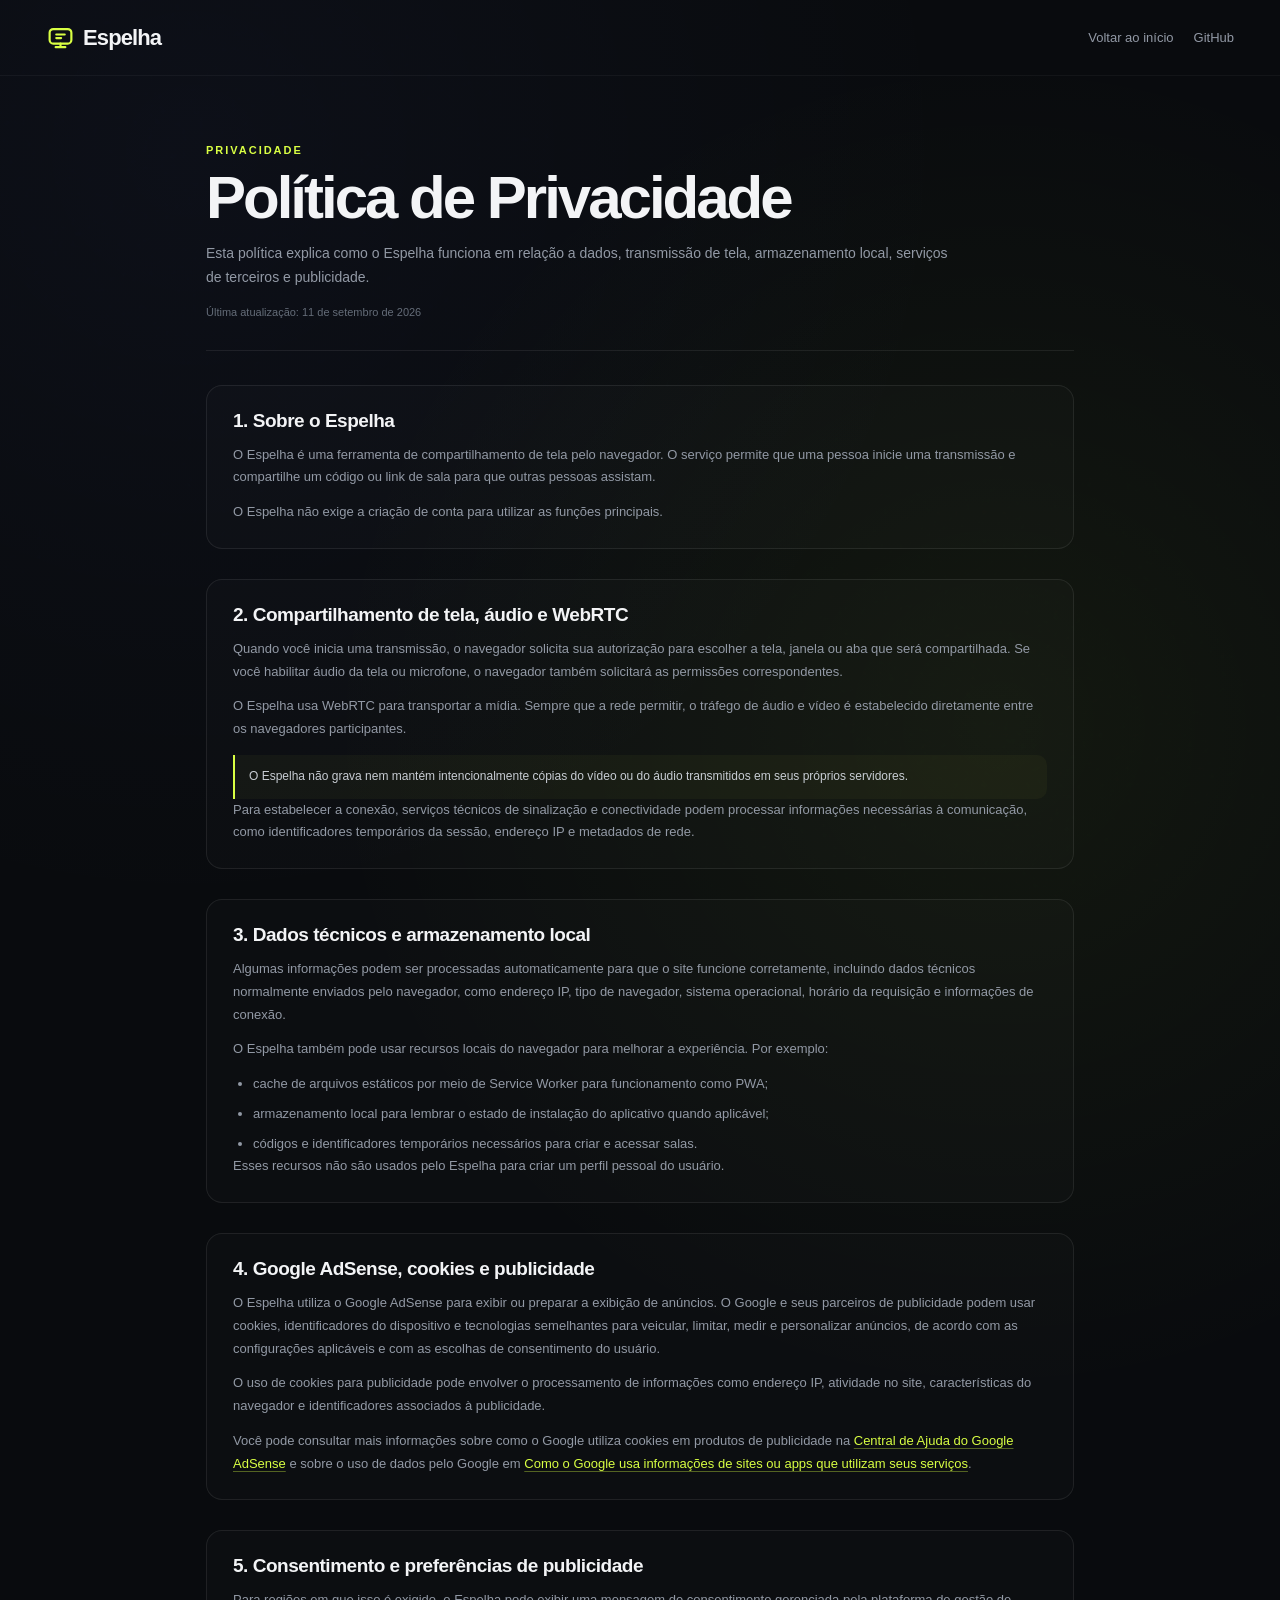
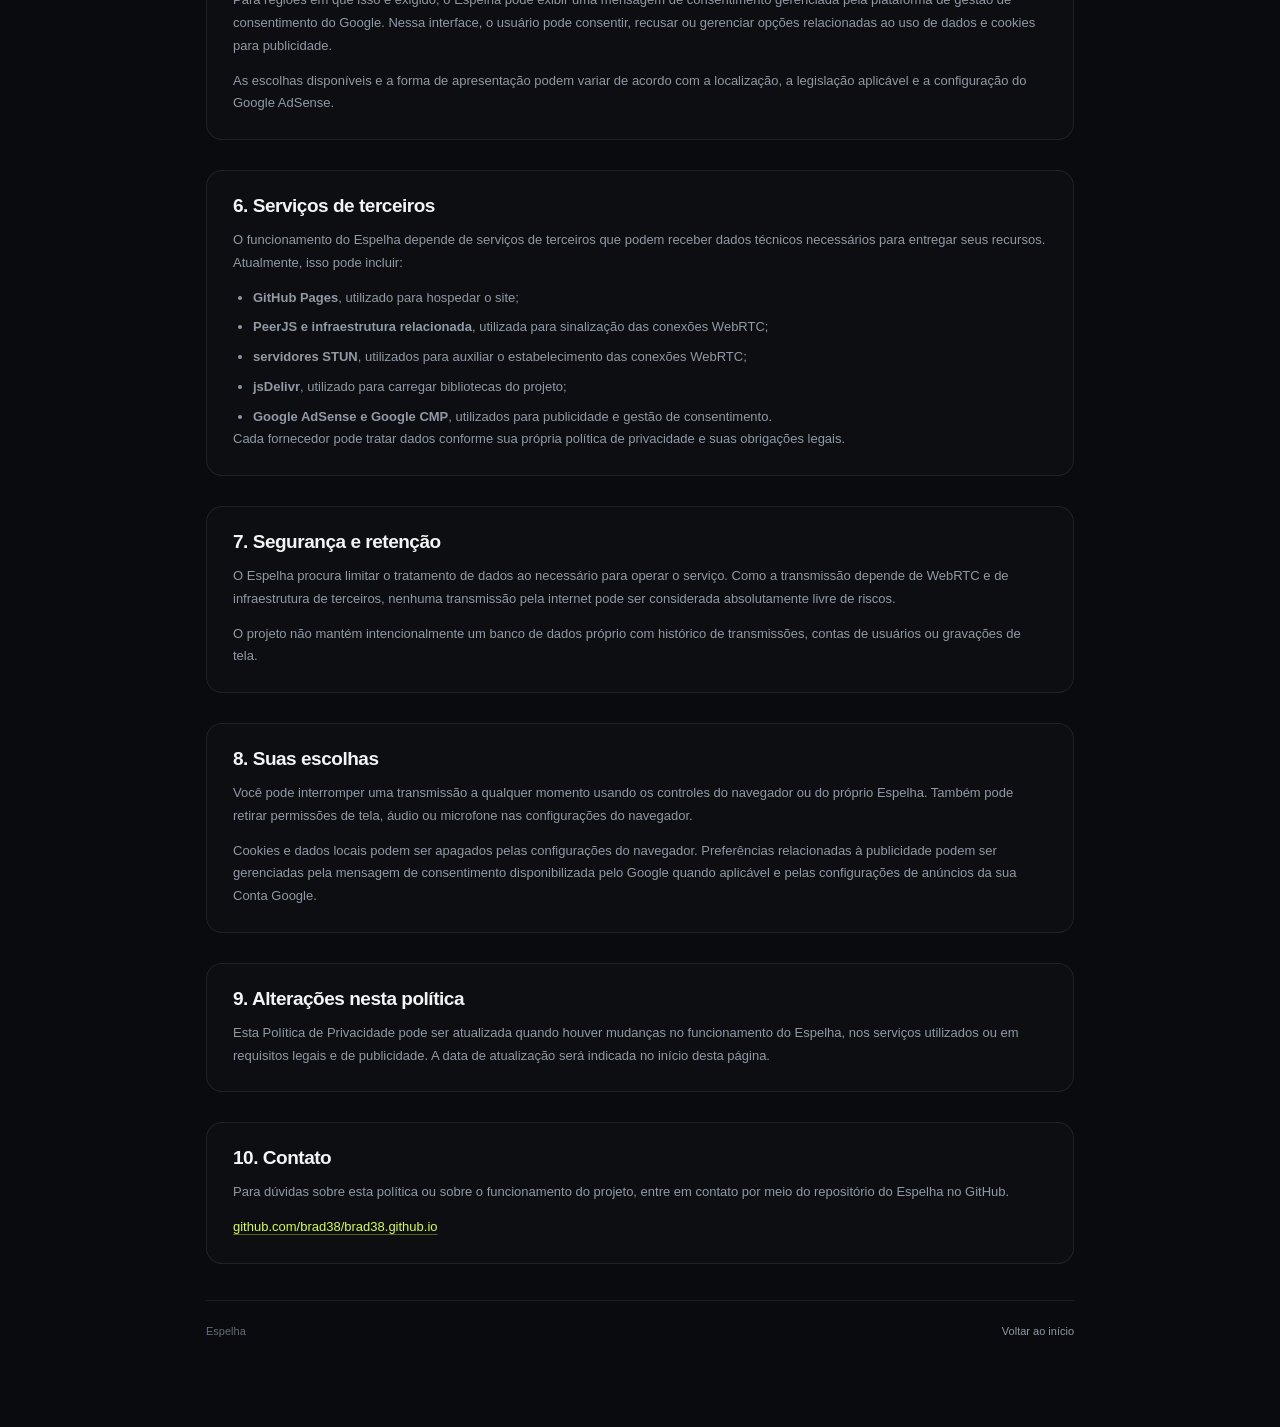
<file: privacidade.html>
<!doctype html>
<html lang="pt-BR">
<head>
  <meta charset="utf-8" />
  <meta name="viewport" content="width=device-width, initial-scale=1" />
  <meta name="theme-color" content="#0b0d10" />
  <meta name="description" content="Política de Privacidade do Espelha." />
  <link rel="icon" href="./icons/icon.svg" type="image/svg+xml" />
  <link rel="manifest" href="./manifest.webmanifest" />
  <link rel="apple-touch-icon" href="./icons/apple-touch-icon.png" />
  <meta name="apple-mobile-web-app-capable" content="yes" />
  <meta name="apple-mobile-web-app-status-bar-style" content="black-translucent" />
  <meta name="apple-mobile-web-app-title" content="Espelha" />
  <title>Política de Privacidade — Espelha</title>
  <link rel="preconnect" href="https://cdn.jsdelivr.net" crossorigin>
  <link rel="stylesheet" href="./styles.css" />
  <script async src="https://pagead2.googlesyndication.com/pagead/js/adsbygoogle.js?client=ca-pub-8588544544111344"
     crossorigin="anonymous"></script>
  <style>
    .privacy-view {
      max-width: 960px;
      margin: 0 auto;
      padding: 64px 46px 90px;
    }
    .privacy-header {
      padding-bottom: 30px;
      border-bottom: 1px solid var(--line);
      margin-bottom: 34px;
    }
    .privacy-header h1 {
      margin: 10px 0 14px;
      font-size: clamp(38px, 5vw, 60px);
      line-height: 1;
      letter-spacing: -.05em;
    }
    .privacy-header p {
      margin: 0;
      color: var(--muted);
      line-height: 1.7;
      max-width: 760px;
      font-size: 14px;
    }
    .privacy-date {
      display: inline-block;
      margin-top: 16px;
      color: var(--muted-2);
      font-size: 11px;
    }
    .privacy-content {
      display: grid;
      gap: 30px;
    }
    .privacy-section {
      padding: 24px 26px;
      border: 1px solid var(--line);
      background: rgba(255,255,255,.015);
      border-radius: 16px;
    }
    .privacy-section h2 {
      margin: 0 0 12px;
      font-size: 19px;
      letter-spacing: -.025em;
    }
    .privacy-section h3 {
      margin: 20px 0 8px;
      font-size: 14px;
    }
    .privacy-section p,
    .privacy-section li {
      color: var(--muted);
      font-size: 13px;
      line-height: 1.75;
    }
    .privacy-section p { margin: 0 0 12px; }
    .privacy-section p:last-child { margin-bottom: 0; }
    .privacy-section ul { margin: 10px 0 0; padding-left: 20px; }
    .privacy-section li + li { margin-top: 7px; }
    .privacy-section a {
      color: var(--accent);
      text-decoration: underline;
      text-decoration-color: rgba(217,255,67,.35);
      text-underline-offset: 3px;
    }
    .privacy-note-box {
      border-left: 2px solid var(--accent);
      padding: 12px 14px;
      margin-top: 14px;
      background: rgba(217,255,67,.035);
      border-radius: 0 10px 10px 0;
      color: #c8cdd4;
      font-size: 12px;
      line-height: 1.65;
    }
    .privacy-footer {
      margin-top: 36px;
      padding-top: 24px;
      border-top: 1px solid var(--line);
      color: var(--muted-2);
      font-size: 11px;
      display: flex;
      justify-content: space-between;
      gap: 20px;
      flex-wrap: wrap;
    }
    .privacy-footer a { color: var(--muted); }
    .privacy-footer a:hover { color: var(--text); }
    @media (max-width: 760px) {
      .privacy-view { padding: 42px 18px 70px; }
      .privacy-section { padding: 20px 18px; }
      .topbar-right .ghost-link[target="_blank"] { display: none; }
    }
  </style>
</head>
<body>
  <div class="noise" aria-hidden="true"></div>

  <header class="topbar">
    <a class="brand" href="./" aria-label="Espelha - início">
      <span class="brand-mark" aria-hidden="true">
        <svg viewBox="0 0 24 24" fill="none">
          <rect x="3" y="5" width="18" height="12" rx="3" stroke="currentColor" stroke-width="1.8"/>
          <path d="M8 20h8M12 17v3" stroke="currentColor" stroke-width="1.8" stroke-linecap="round"/>
          <path d="M8.5 9.5h7M8.5 12.5h4" stroke="currentColor" stroke-width="1.8" stroke-linecap="round"/>
        </svg>
      </span>
      <span>Espelha</span>
    </a>

    <div class="topbar-right">
      <a class="ghost-link" href="./">Voltar ao início</a>
      <a class="ghost-link" href="https://github.com/" target="_blank" rel="noreferrer">GitHub</a>
    </div>
  </header>

  <main class="privacy-view">
    <div class="privacy-header">
      <span class="section-kicker">PRIVACIDADE</span>
      <h1>Política de Privacidade</h1>
      <p>Esta política explica como o Espelha funciona em relação a dados, transmissão de tela, armazenamento local, serviços de terceiros e publicidade.</p>
      <span class="privacy-date">Última atualização: 11 de setembro de 2026</span>
    </div>

    <div class="privacy-content">
      <section class="privacy-section">
        <h2>1. Sobre o Espelha</h2>
        <p>O Espelha é uma ferramenta de compartilhamento de tela pelo navegador. O serviço permite que uma pessoa inicie uma transmissão e compartilhe um código ou link de sala para que outras pessoas assistam.</p>
        <p>O Espelha não exige a criação de conta para utilizar as funções principais.</p>
      </section>

      <section class="privacy-section">
        <h2>2. Compartilhamento de tela, áudio e WebRTC</h2>
        <p>Quando você inicia uma transmissão, o navegador solicita sua autorização para escolher a tela, janela ou aba que será compartilhada. Se você habilitar áudio da tela ou microfone, o navegador também solicitará as permissões correspondentes.</p>
        <p>O Espelha usa WebRTC para transportar a mídia. Sempre que a rede permitir, o tráfego de áudio e vídeo é estabelecido diretamente entre os navegadores participantes.</p>
        <div class="privacy-note-box">O Espelha não grava nem mantém intencionalmente cópias do vídeo ou do áudio transmitidos em seus próprios servidores.</div>
        <p>Para estabelecer a conexão, serviços técnicos de sinalização e conectividade podem processar informações necessárias à comunicação, como identificadores temporários da sessão, endereço IP e metadados de rede.</p>
      </section>

      <section class="privacy-section">
        <h2>3. Dados técnicos e armazenamento local</h2>
        <p>Algumas informações podem ser processadas automaticamente para que o site funcione corretamente, incluindo dados técnicos normalmente enviados pelo navegador, como endereço IP, tipo de navegador, sistema operacional, horário da requisição e informações de conexão.</p>
        <p>O Espelha também pode usar recursos locais do navegador para melhorar a experiência. Por exemplo:</p>
        <ul>
          <li>cache de arquivos estáticos por meio de Service Worker para funcionamento como PWA;</li>
          <li>armazenamento local para lembrar o estado de instalação do aplicativo quando aplicável;</li>
          <li>códigos e identificadores temporários necessários para criar e acessar salas.</li>
        </ul>
        <p>Esses recursos não são usados pelo Espelha para criar um perfil pessoal do usuário.</p>
      </section>

      <section class="privacy-section">
        <h2>4. Google AdSense, cookies e publicidade</h2>
        <p>O Espelha utiliza o Google AdSense para exibir ou preparar a exibição de anúncios. O Google e seus parceiros de publicidade podem usar cookies, identificadores do dispositivo e tecnologias semelhantes para veicular, limitar, medir e personalizar anúncios, de acordo com as configurações aplicáveis e com as escolhas de consentimento do usuário.</p>
        <p>O uso de cookies para publicidade pode envolver o processamento de informações como endereço IP, atividade no site, características do navegador e identificadores associados à publicidade.</p>
        <p>Você pode consultar mais informações sobre como o Google utiliza cookies em produtos de publicidade na <a href="https://support.google.com/adsense/answer/7549925" target="_blank" rel="noreferrer">Central de Ajuda do Google AdSense</a> e sobre o uso de dados pelo Google em <a href="https://policies.google.com/technologies/partner-sites" target="_blank" rel="noreferrer">Como o Google usa informações de sites ou apps que utilizam seus serviços</a>.</p>
      </section>

      <section class="privacy-section">
        <h2>5. Consentimento e preferências de publicidade</h2>
        <p>Para regiões em que isso é exigido, o Espelha pode exibir uma mensagem de consentimento gerenciada pela plataforma de gestão de consentimento do Google. Nessa interface, o usuário pode consentir, recusar ou gerenciar opções relacionadas ao uso de dados e cookies para publicidade.</p>
        <p>As escolhas disponíveis e a forma de apresentação podem variar de acordo com a localização, a legislação aplicável e a configuração do Google AdSense.</p>
      </section>

      <section class="privacy-section">
        <h2>6. Serviços de terceiros</h2>
        <p>O funcionamento do Espelha depende de serviços de terceiros que podem receber dados técnicos necessários para entregar seus recursos. Atualmente, isso pode incluir:</p>
        <ul>
          <li><strong>GitHub Pages</strong>, utilizado para hospedar o site;</li>
          <li><strong>PeerJS e infraestrutura relacionada</strong>, utilizada para sinalização das conexões WebRTC;</li>
          <li><strong>servidores STUN</strong>, utilizados para auxiliar o estabelecimento das conexões WebRTC;</li>
          <li><strong>jsDelivr</strong>, utilizado para carregar bibliotecas do projeto;</li>
          <li><strong>Google AdSense e Google CMP</strong>, utilizados para publicidade e gestão de consentimento.</li>
        </ul>
        <p>Cada fornecedor pode tratar dados conforme sua própria política de privacidade e suas obrigações legais.</p>
      </section>

      <section class="privacy-section">
        <h2>7. Segurança e retenção</h2>
        <p>O Espelha procura limitar o tratamento de dados ao necessário para operar o serviço. Como a transmissão depende de WebRTC e de infraestrutura de terceiros, nenhuma transmissão pela internet pode ser considerada absolutamente livre de riscos.</p>
        <p>O projeto não mantém intencionalmente um banco de dados próprio com histórico de transmissões, contas de usuários ou gravações de tela.</p>
      </section>

      <section class="privacy-section">
        <h2>8. Suas escolhas</h2>
        <p>Você pode interromper uma transmissão a qualquer momento usando os controles do navegador ou do próprio Espelha. Também pode retirar permissões de tela, áudio ou microfone nas configurações do navegador.</p>
        <p>Cookies e dados locais podem ser apagados pelas configurações do navegador. Preferências relacionadas à publicidade podem ser gerenciadas pela mensagem de consentimento disponibilizada pelo Google quando aplicável e pelas configurações de anúncios da sua Conta Google.</p>
      </section>

      <section class="privacy-section">
        <h2>9. Alterações nesta política</h2>
        <p>Esta Política de Privacidade pode ser atualizada quando houver mudanças no funcionamento do Espelha, nos serviços utilizados ou em requisitos legais e de publicidade. A data de atualização será indicada no início desta página.</p>
      </section>

      <section class="privacy-section">
        <h2>10. Contato</h2>
        <p>Para dúvidas sobre esta política ou sobre o funcionamento do projeto, entre em contato por meio do repositório do Espelha no GitHub.</p>
        <p><a href="https://github.com/brad38/brad38.github.io" target="_blank" rel="noreferrer">github.com/brad38/brad38.github.io</a></p>
      </section>
    </div>

    <div class="privacy-footer">
      <span>Espelha</span>
      <a href="./">Voltar ao início</a>
    </div>
  </main>
</body>
</html>
</file>
<file: styles.css>
:root {
  --bg: #090b0e;
  --bg-soft: #0d1014;
  --panel: #111419;
  --panel-2: #15191f;
  --line: rgba(255, 255, 255, .08);
  --line-strong: rgba(255, 255, 255, .13);
  --text: #f3f4f6;
  --muted: #9299a5;
  --muted-2: #646c78;
  --accent: #d9ff43;
  --accent-2: #b8df28;
  --danger: #ff5f68;
  --green: #72e49a;
  --shadow: 0 30px 100px rgba(0,0,0,.42);
  font-family: Inter, ui-sans-serif, -apple-system, BlinkMacSystemFont, "Segoe UI", sans-serif;
  color-scheme: dark;
}

* { box-sizing: border-box; }
html { min-height: 100%; background: var(--bg); }
body { margin: 0; min-height: 100vh; background:
  radial-gradient(circle at 78% 24%, rgba(196, 255, 46, .055), transparent 27%),
  radial-gradient(circle at 15% 5%, rgba(100, 120, 255, .045), transparent 25%),
  var(--bg); color: var(--text); }
button, input, select { font: inherit; }
button, a { -webkit-tap-highlight-color: transparent; }
button { color: inherit; }
a { color: inherit; text-decoration: none; }
.hidden { display: none !important; }

.noise { position: fixed; inset: 0; pointer-events: none; opacity: .16; mix-blend-mode: soft-light; z-index: 0; background-image: url("data:image/svg+xml,%3Csvg viewBox='0 0 180 180' xmlns='http://www.w3.org/2000/svg'%3E%3Cfilter id='n'%3E%3CfeTurbulence type='fractalNoise' baseFrequency='.9' numOctaves='4' stitchTiles='stitch'/%3E%3C/filter%3E%3Crect width='100%25' height='100%25' filter='url(%23n)' opacity='.16'/%3E%3C/svg%3E"); }
.topbar, main { position: relative; z-index: 1; }

.topbar { height: 76px; display: flex; align-items: center; justify-content: space-between; max-width: 1440px; margin: 0 auto; padding: 0 46px; border-bottom: 1px solid rgba(255,255,255,.045); }
.brand { display: inline-flex; align-items: center; font-weight: 760; letter-spacing: -.04em; font-size: 22px; }
.brand-mark { width: 29px; height: 29px; display: grid; place-items: center; margin-right: 8px; color: var(--accent); }
.brand-mark svg { width: 100%; height: 100%; }
.topbar-right { display: flex; align-items: center; gap: 20px; }
.secure-pill { display: inline-flex; align-items: center; gap: 8px; color: var(--muted); font-size: 12px; border: 1px solid var(--line); border-radius: 999px; padding: 8px 11px; background: rgba(255,255,255,.018); }
.ghost-link { color: var(--muted); font-size: 13px; }
.ghost-link:hover { color: var(--text); }

.view { max-width: 1440px; margin: 0 auto; padding: 0 46px; }
.landing-view { min-height: calc(100vh - 134px); display: grid; grid-template-columns: .86fr 1.14fr; gap: 72px; align-items: center; padding-top: 54px; padding-bottom: 72px; }
.hero-copy { max-width: 620px; }
.eyebrow, .section-kicker { color: var(--accent); font-size: 11px; font-weight: 800; letter-spacing: .18em; }
h1 { margin: 18px 0 22px; font-size: clamp(48px, 5vw, 78px); line-height: .96; letter-spacing: -.06em; font-weight: 760; }
h1 span { color: #a9afb8; }
.hero-subtitle { margin: 0; max-width: 570px; color: var(--muted); font-size: 17px; line-height: 1.65; }
.hero-actions { display:grid; grid-template-columns: repeat(2, minmax(0, 1fr)); gap: 12px; margin-top: 34px; width: min(100%, 520px); }
.hero-actions .btn { width: 100%; }
.install-wrap { margin-top: 12px; width: min(100%, 520px); }
.install-wrap .btn { width: 100%; }
.btn-install { min-width: 0; background: rgba(255,255,255,.028); color: #dfe3e8; border-color: var(--line-strong); }
.btn-install:hover { background: rgba(255,255,255,.06); }
.btn-install svg { width: 17px; height: 17px; }
.btn-install.is-hidden { display: none; }
.btn-install.is-installed { opacity: .65; cursor: default; }
.btn { border: 1px solid transparent; border-radius: 12px; height: 42px; padding: 0 17px; display: inline-flex; align-items: center; justify-content: center; gap: 9px; cursor: pointer; font-weight: 680; font-size: 13px; transition: transform .16s ease, background .16s ease, border-color .16s ease, opacity .16s ease; }
.btn:hover { transform: translateY(-1px); }
.btn:active { transform: translateY(0); }
.btn:disabled { opacity: .5; cursor: not-allowed; transform: none; }
.btn svg { width: 17px; height: 17px; }
.btn-lg { height: 50px; padding: 0 20px; border-radius: 13px; font-size: 14px; }
.btn-primary { background: var(--accent); color: #111507; border-color: var(--accent); box-shadow: 0 10px 30px rgba(217,255,67,.09); }
.btn-primary:hover { background: #e1ff68; }
.btn-secondary { background: rgba(255,255,255,.035); color: #dce0e6; border-color: var(--line-strong); }
.btn-secondary:hover { background: rgba(255,255,255,.07); }
.btn-danger { color: #ffd8db; border-color: rgba(255,95,104,.32); background: rgba(255,95,104,.1); }
.btn-danger:hover { background: rgba(255,95,104,.16); }
.hero-meta { display: flex; flex-wrap: wrap; gap: 19px; margin-top: 25px; color: var(--muted-2); font-size: 11px; }
.hero-meta span { display: inline-flex; align-items: center; gap: 7px; }
.hero-meta i { width: 4px; height: 4px; background: #5d6570; border-radius: 50%; }

.hero-visual { position: relative; min-width: 0; padding: 28px 0 32px 18px; }
.window-shell { position: relative; overflow: hidden; border: 1px solid rgba(255,255,255,.12); border-radius: 19px; background: #101319; box-shadow: var(--shadow); transform: perspective(1200px) rotateY(-2deg) rotateX(1deg); }
.window-top { height: 52px; display: flex; align-items: center; gap: 16px; padding: 0 17px; background: #15181d; border-bottom: 1px solid var(--line); }
.traffic { display: flex; gap: 6px; }
.traffic b { width: 8px; height: 8px; border-radius: 50%; background: #353b43; }
.url-bar { height: 28px; flex: 1; max-width: 350px; margin: auto; display: flex; align-items: center; justify-content: center; border: 1px solid rgba(255,255,255,.06); background: rgba(0,0,0,.16); border-radius: 7px; color: #6f7782; font-size: 10px; }
.url-bar strong { margin-left: 3px; color: #afb5bf; }
.live-mini { color: #7f8791; font-size: 9px; font-weight: 750; letter-spacing: .06em; display: inline-flex; align-items: center; gap: 5px; white-space: nowrap; }
.live-mini i { width: 5px; height: 5px; background: var(--danger); border-radius: 50%; box-shadow: 0 0 10px rgba(255,95,104,.5); }
.screen-demo { position: relative; aspect-ratio: 16 / 9; display: flex; background: linear-gradient(145deg,#0e1115,#0a0d10); min-height: 380px; }
.screen-sidebar { width: 12%; min-width: 54px; border-right: 1px solid rgba(255,255,255,.05); padding: 18px 13px; display: flex; flex-direction: column; gap: 15px; }
.screen-sidebar span { height: 7px; width: 66%; background: #252a31; border-radius: 99px; }
.screen-sidebar span:nth-child(3){ width: 92%; }
.screen-sidebar span:nth-child(4){ width: 74%; }
.screen-sidebar span:nth-child(5){ width: 84%; }
.screen-sidebar .demo-logo { width: 22px; height: 22px; border: 1px solid #414850; border-radius: 6px; margin-bottom: 9px; background: linear-gradient(135deg, rgba(217,255,67,.2), transparent); }
.screen-content { flex: 1; padding: 18px 20px 20px; }
.demo-toolbar { height: 26px; width: 42%; background: #171b21; border: 1px solid rgba(255,255,255,.04); border-radius: 7px; margin-bottom: 18px; }
.demo-stage { display: flex; flex-direction: column; gap: 12px; height: calc(100% - 44px); }
.demo-card { min-height: 0; flex: 1; background: linear-gradient(135deg,#14181d,#111419); border: 1px solid rgba(255,255,255,.055); border-radius: 11px; box-shadow: inset 0 1px rgba(255,255,255,.015); }
.demo-card.big { flex: 1.35; background: radial-gradient(circle at 70% 50%, rgba(217,255,67,.055), transparent 22%), linear-gradient(135deg,#14181e,#111419); }
.demo-row { display: grid; grid-template-columns: 1fr 1fr; gap: 12px; flex: 1; min-height: 0; }
.viewer-badge { position: absolute; right: 19px; bottom: 18px; background: rgba(16,19,24,.92); border: 1px solid rgba(255,255,255,.1); box-shadow: 0 12px 35px rgba(0,0,0,.28); border-radius: 999px; padding: 7px 11px 7px 8px; display: flex; align-items: center; gap: 8px; font-size: 10px; }
.avatar-stack { display: flex; padding-left: 9px; }
.avatar-stack i { width: 22px; height: 22px; margin-left: -9px; border-radius: 50%; display: grid; place-items: center; font-style: normal; font-size: 8px; font-weight: 800; border: 2px solid #111419; background: #353c45; color: #cbd0d7; }
.avatar-stack i:nth-child(2){ background:#2d3630; }.avatar-stack i:nth-child(3){ background:#38313e; }
.float-card { position: absolute; display: flex; align-items: center; gap: 10px; padding: 11px 14px; border: 1px solid rgba(255,255,255,.11); background: rgba(16,19,24,.92); backdrop-filter: blur(14px); border-radius: 13px; box-shadow: 0 16px 40px rgba(0,0,0,.3); }
.float-card small { display:block; font-size: 8px; letter-spacing: .12em; color: #656d77; font-weight: 800; }.float-card strong { display:block; margin-top:2px; font-size:12px; }
.float-a { left: -5px; bottom: 1px; }.float-b { right: -16px; top: 4px; }
.float-icon { width: 31px; height: 31px; border-radius: 9px; display: grid; place-items: center; background: rgba(217,255,67,.1); color: var(--accent); font-size: 11px; font-weight: 800; }
.signal-bars { width: 30px; height: 30px; display: flex; align-items: end; gap: 3px; padding: 7px; border-radius: 9px; background: rgba(114,228,154,.08); }
.signal-bars i { width:4px; background:var(--green); border-radius:2px; }.signal-bars i:nth-child(1){height:6px}.signal-bars i:nth-child(2){height:10px}.signal-bars i:nth-child(3){height:15px}

.setup-view { min-height: calc(100vh - 134px); display: grid; place-items: center; padding-top: 58px; padding-bottom: 90px; }
.panel { width: min(760px, 100%); border: 1px solid var(--line-strong); background: linear-gradient(180deg, rgba(19,22,27,.96), rgba(14,17,21,.96)); border-radius: 20px; box-shadow: var(--shadow); padding: 34px; position: relative; }
.setup-panel { width: min(980px, 100%); }
.back-btn { position: absolute; top: 28px; left: 28px; width: 38px; height: 38px; border: 1px solid var(--line); color: var(--muted); border-radius: 11px; background: transparent; cursor: pointer; display:grid; place-items:center; padding:0; }
.back-btn svg { width: 18px; height: 18px; }
.back-btn:hover { color: var(--text); background: rgba(255,255,255,.04); }
.panel-heading { padding-left: 48px; margin-bottom: 28px; }
.panel-heading h2 { margin: 9px 0 8px; letter-spacing: -.035em; font-size: 30px; }.panel-heading p { margin:0; color:var(--muted); line-height:1.55; font-size:13px; }
.setup-grid { display: grid; grid-template-columns: repeat(3, minmax(0, 1fr)); gap: 12px; }
.field-card { display: block; padding: 16px; border: 1px solid var(--line); border-radius: 13px; background: rgba(255,255,255,.018); }
.field-label { display: block; font-size: 11px; color: var(--muted); font-weight:700; margin-bottom:10px; }
.native-select { position:absolute; opacity:0; pointer-events:none; width:0; height:0; }
.custom-select { position:relative; }
.select-trigger { width:100%; min-height:56px; padding:11px 16px 11px 13px; border-radius:12px; border:1px solid var(--line-strong); background:linear-gradient(180deg, rgba(12,15,19,.98), rgba(10,13,16,.98)); color:var(--text); outline:none; display:flex; align-items:center; justify-content:space-between; gap:14px; text-align:left; box-shadow: inset 0 1px 0 rgba(255,255,255,.03); }
.select-trigger:hover { background:linear-gradient(180deg, rgba(14,18,23,.98), rgba(11,14,18,.98)); border-color:rgba(255,255,255,.18); }
.select-trigger:focus-visible,
.custom-select.open .select-trigger { border-color: rgba(217,255,67,.55); box-shadow: 0 0 0 3px rgba(217,255,67,.07), inset 0 1px 0 rgba(255,255,255,.03); }
.select-trigger-copy { min-width:0; display:flex; flex-direction:column; gap:3px; }
.select-trigger-copy strong { font-size:22px; line-height:1; letter-spacing:-.035em; font-weight:760; color:var(--text); }
.select-trigger-copy small { font-size:10px; color:var(--muted-2); line-height:1.3; }
.select-chevron { width:34px; height:34px; margin-right: 2px; border-radius:10px; display:grid; place-items:center; background:rgba(255,255,255,.035); color:#a7aeb8; border:1px solid rgba(255,255,255,.055); flex:none; transition: transform .18s ease, color .18s ease, background .18s ease; }
.select-chevron svg { width:18px; height:18px; }
.custom-select.open .select-chevron { transform:rotate(180deg); color:var(--accent); background:rgba(217,255,67,.08); }
.select-menu { position:absolute; left:0; right:0; top:calc(100% + 10px); padding:8px; border-radius:14px; border:1px solid rgba(255,255,255,.1); background:rgba(15,18,23,.98); backdrop-filter: blur(16px); box-shadow:0 22px 55px rgba(0,0,0,.42); z-index:20; }
.select-option { width:100%; min-height:48px; border:0; border-radius:10px; background:transparent; color:var(--text); display:flex; align-items:center; justify-content:space-between; gap:10px; text-align:left; padding:12px 12px; cursor:pointer; }
.select-option:hover,
.select-option:focus-visible { background:rgba(255,255,255,.05); outline:none; }
.select-option-copy { display:flex; flex-direction:column; gap:3px; min-width:0; }
.select-option-copy strong { font-size:15px; font-weight:730; letter-spacing:-.02em; }
.select-option-copy small { font-size:10px; color:var(--muted-2); line-height:1.35; }
.select-option-mark { width:20px; height:20px; border-radius:50%; border:1px solid rgba(255,255,255,.16); display:grid; place-items:center; color:transparent; flex:none; }
.select-option-mark svg { width:11px; height:11px; display:block; }
.select-option.is-selected { background:linear-gradient(180deg, rgba(217,255,67,.12), rgba(217,255,67,.08)); }
.select-option.is-selected .select-option-mark { border-color:rgba(217,255,67,.45); color:var(--accent); background:rgba(217,255,67,.08); }
.field-help { display:block; margin-top:9px; color:var(--muted-2); font-size:10px; line-height:1.4; }
.hardware-note { margin-top:12px; display:flex; align-items:flex-start; gap:10px; padding:11px 13px; border:1px solid rgba(255,255,255,.07); border-radius:11px; background:rgba(255,255,255,.012); color:var(--muted-2); font-size:10px; line-height:1.45; }
.hardware-note svg { width:17px; height:17px; color:#8f98a3; flex:none; margin-top:1px; }
.hardware-note strong { color:#b8bec7; font-weight:700; }
.delivery-mode-block { margin-top:14px; }
.delivery-mode-block > .field-label { margin-bottom:9px; }
.delivery-mode { display:grid; grid-template-columns:repeat(2, minmax(0, 1fr)); gap:10px; }
.delivery-mode-option { position:relative; cursor:pointer; }
.delivery-mode-option input { position:absolute; opacity:0; pointer-events:none; }
.delivery-mode-card { min-height:74px; display:flex; align-items:center; gap:12px; padding:13px 14px; border:1px solid var(--line); border-radius:13px; background:rgba(255,255,255,.012); transition:border-color .16s ease, background .16s ease, box-shadow .16s ease; }
.delivery-mode-card:hover { background:rgba(255,255,255,.025); border-color:rgba(255,255,255,.13); }
.delivery-mode-option input:focus-visible + .delivery-mode-card { box-shadow:0 0 0 3px rgba(217,255,67,.07); border-color:rgba(217,255,67,.45); }
.delivery-mode-option input:checked + .delivery-mode-card { border-color:rgba(217,255,67,.4); background:linear-gradient(180deg, rgba(217,255,67,.085), rgba(217,255,67,.04)); }
.delivery-mode-icon { width:36px; height:36px; border-radius:10px; display:grid; place-items:center; flex:none; color:#8f98a3; background:rgba(255,255,255,.035); border:1px solid rgba(255,255,255,.06); }
.delivery-mode-icon svg { width:19px; height:19px; }
.delivery-mode-option input:checked + .delivery-mode-card .delivery-mode-icon { color:var(--accent); background:rgba(217,255,67,.09); border-color:rgba(217,255,67,.14); }
.delivery-mode-card > span:last-child { min-width:0; }
.delivery-mode-card strong { display:block; font-size:12px; color:#dfe3e8; margin-bottom:4px; }
.delivery-mode-card small { display:block; color:var(--muted-2); font-size:9px; line-height:1.4; }
.toggle-list { margin-top:14px; border:1px solid var(--line); border-radius:13px; overflow:hidden; }
.toggle-row { min-height:70px; display:flex; align-items:center; gap:18px; padding:14px 16px; cursor:pointer; background:rgba(255,255,255,.012); position:relative; }.toggle-row + .toggle-row{border-top:1px solid var(--line)}
.toggle-row > span { flex:1; }.toggle-row strong{display:block;font-size:13px;margin-bottom:4px}.toggle-row small{display:block;color:var(--muted);font-size:11px;line-height:1.4}
.toggle-row input { position:absolute; opacity:0; pointer-events:none; }
.toggle-ui { width:40px; height:22px; border-radius:999px; background:#2a3038; position:relative; transition:.18s ease; flex:none; }.toggle-ui::after { content:""; width:16px; height:16px; position:absolute; top:3px; left:3px; border-radius:50%; background:#929aa5; transition:.18s ease; }
.toggle-row input:checked + .toggle-ui { background:rgba(217,255,67,.22); }.toggle-row input:checked + .toggle-ui::after { transform:translateX(18px); background:var(--accent); }
.setup-footer { display:flex; align-items:center; justify-content:space-between; gap:20px; margin-top:20px; }.privacy-note{display:flex;align-items:center;gap:8px;color:var(--muted-2);font-size:10px}.privacy-note svg{width:16px;height:16px}
.join-panel { max-width:540px; }.join-form{display:grid;gap:10px}.join-form label{color:var(--muted);font-size:11px;font-weight:700}.join-form input{height:58px;border-radius:12px;border:1px solid var(--line-strong);background:#0c0f13;color:var(--text);font-size:26px;letter-spacing:.16em;text-transform:uppercase;font-weight:800;text-align:center;outline:none}.join-form input:focus{border-color:rgba(217,255,67,.45);box-shadow:0 0 0 3px rgba(217,255,67,.06)}.join-form .btn{margin-top:6px}

.live-view { padding-top: 34px; padding-bottom: 70px; min-height: calc(100vh - 76px); }
.live-head { display:flex; align-items:end; justify-content:space-between; gap:20px; margin-bottom:18px; }.live-head h2{font-size:22px;letter-spacing:-.03em;margin:8px 0 0}.live-actions{display:flex;gap:8px}
.live-state { display:inline-flex;align-items:center;gap:7px;color:#ff8a90;font-size:9px;font-weight:850;letter-spacing:.14em}.live-state i{width:7px;height:7px;background:var(--danger);border-radius:50%;box-shadow:0 0 0 4px rgba(255,95,104,.09),0 0 16px rgba(255,95,104,.4);animation:pulse 1.6s infinite}.live-state.waiting{color:#9aa1ab}.live-state.waiting i{background:#757d88;box-shadow:none;animation:pulse 1.4s infinite}
@keyframes pulse{0%,100%{opacity:1}50%{opacity:.42}}
.broadcast-layout { display:grid;grid-template-columns:minmax(0,1fr) 310px;gap:14px;align-items:start }.video-card{border:1px solid var(--line-strong);border-radius:16px;background:#050608;overflow:hidden;position:relative;box-shadow:0 22px 65px rgba(0,0,0,.24)}.host-video-card{aspect-ratio:16/9}.video-card video{width:100%;height:100%;display:block;object-fit:contain;background:#050608}.video-placeholder{position:absolute;inset:0;display:grid;place-items:center;color:var(--muted)}.video-overlay{position:absolute;background:rgba(8,10,13,.72);backdrop-filter:blur(8px);border:1px solid rgba(255,255,255,.08);border-radius:8px;padding:7px 9px;font-size:9px;font-weight:800;letter-spacing:.08em}.top-left{top:13px;left:13px}.bottom-right{right:13px;bottom:13px;color:#aab1bb}.record-dot{width:6px;height:6px;background:var(--danger);display:inline-block;border-radius:50%;margin-right:5px}
.broadcast-side{display:grid;gap:10px}.side-card{border:1px solid var(--line);background:rgba(17,20,25,.75);border-radius:14px;padding:16px}.side-label{font-size:9px;letter-spacing:.14em;color:var(--muted-2);font-weight:800}.room-code{display:block;width:100%;margin:10px 0 13px;padding:0;border:0;background:transparent;color:var(--text);font-size:32px;letter-spacing:.14em;font-weight:820;text-align:left;cursor:pointer}.room-code:hover{color:var(--accent)}.share-link-wrap{display:flex;background:#0b0d11;border:1px solid var(--line);border-radius:9px;overflow:hidden}.share-link-wrap input{min-width:0;flex:1;height:36px;background:transparent;border:0;color:#737b86;padding:0 10px;font-size:9px;outline:none}.share-link-wrap button{width:38px;border:0;border-left:1px solid var(--line);background:transparent;color:#969da7;cursor:pointer}.share-link-wrap button:hover{color:var(--accent)}
.audience-top{display:flex;align-items:center;justify-content:space-between}.count-badge{min-width:24px;height:22px;border-radius:999px;display:grid;place-items:center;background:rgba(217,255,67,.08);color:var(--accent);font-size:10px;font-weight:800}.audience-empty{min-height:126px;display:flex;flex-direction:column;align-items:center;justify-content:center;text-align:center;color:var(--muted);padding-top:9px}.audience-empty strong{font-size:11px;color:#b4bac3;margin-top:9px}.audience-empty small{font-size:9px;margin-top:3px}.radar{width:36px;height:36px;border:1px solid rgba(217,255,67,.14);border-radius:50%;display:grid;place-items:center;box-shadow:0 0 0 7px rgba(217,255,67,.025)}.radar i{width:7px;height:7px;border-radius:50%;background:var(--accent);box-shadow:0 0 15px rgba(217,255,67,.5)}
.audience-list{display:grid;gap:7px;margin-top:12px}.audience-item{display:flex;align-items:center;gap:9px;padding:8px;border-radius:9px;background:rgba(255,255,255,.02)}.audience-avatar{width:27px;height:27px;border-radius:50%;display:grid;place-items:center;background:#262c33;color:#c9ced4;font-size:9px;font-weight:800}.audience-item div{min-width:0;flex:1}.audience-item strong{display:block;font-size:10px}.audience-item small{display:block;color:var(--muted-2);font-size:8px;margin-top:2px}.audience-online{width:6px;height:6px;border-radius:50%;background:var(--green)}
.tech-card{display:grid;gap:10px}.tech-card div{display:flex;justify-content:space-between;gap:10px;font-size:10px}.tech-card span{color:var(--muted-2)}.tech-card strong{font-weight:700;color:#b9bfc7}

.viewer-view { max-width:none;padding:0;min-height:calc(100vh - 76px);display:flex;flex-direction:column }.viewer-topbar{height:68px;padding:0 30px;display:flex;align-items:center;justify-content:space-between;gap:20px;border-bottom:1px solid var(--line);background:rgba(10,12,15,.82);backdrop-filter:blur(18px)}.viewer-room-info{display:flex;align-items:center;gap:15px}.viewer-room-info>div strong{display:block;font-size:12px}.viewer-room-info>div small{display:block;color:var(--muted-2);font-size:9px;margin-top:3px}.viewer-controls{display:flex;gap:7px}.viewer-stage{position:relative;flex:1;min-height:calc(100vh - 144px);display:grid;place-items:center;background:#030405;overflow:hidden}.viewer-stage video,.viewer-stage .viewer-canvas{width:100%;height:100%;position:absolute;inset:0;object-fit:contain;background:#030405}.viewer-stage .viewer-canvas{display:block}.viewer-waiting,.viewer-error{position:relative;z-index:2;text-align:center;max-width:420px;padding:30px}.viewer-waiting h2,.viewer-error h2{margin:18px 0 7px;font-size:22px;letter-spacing:-.03em}.viewer-waiting p,.viewer-error p{margin:0;color:var(--muted);font-size:12px;line-height:1.55}.spinner{width:32px;height:32px;border-radius:50%;border:2px solid #282d34;border-top-color:var(--accent);display:inline-block;animation:spin .9s linear infinite}@keyframes spin{to{transform:rotate(360deg)}}.error-icon{width:40px;height:40px;border-radius:50%;display:grid;place-items:center;margin:auto;background:rgba(255,95,104,.08);border:1px solid rgba(255,95,104,.2);color:var(--danger);font-weight:900}.viewer-error .btn{margin-top:18px}

.toast { position:fixed;z-index:50;left:50%;bottom:26px;transform:translate(-50%,16px);padding:10px 14px;border-radius:10px;background:#e8eaed;color:#131619;font-size:11px;font-weight:750;opacity:0;pointer-events:none;transition:.2s ease;box-shadow:0 15px 40px rgba(0,0,0,.36) }.toast.show{opacity:1;transform:translate(-50%,0)}.toast.error{background:#ffccd0;color:#331014}

@media (max-width: 1050px){.landing-view{grid-template-columns:1fr;gap:32px;padding-top:70px}.hero-copy{max-width:720px}.hero-visual{max-width:820px}.broadcast-layout{grid-template-columns:1fr}.broadcast-side{grid-template-columns:repeat(3,1fr)}.audience-card{min-height:190px}}
@media (max-width: 920px){.setup-grid{grid-template-columns:1fr 1fr}.setup-grid .field-card:last-child{grid-column:1/-1}}
@media (max-width: 760px){.delivery-mode{grid-template-columns:1fr}.topbar{height:66px;padding:0 18px}.secure-pill{display:none}.view{padding-left:18px;padding-right:18px}.landing-view{min-height:auto;padding-top:52px;padding-bottom:54px}h1{font-size:50px}.hero-subtitle{font-size:15px}.hero-actions{display:grid}.install-wrap .btn{width:100%}.btn-lg{width:100%}.hero-meta{gap:10px 16px}.hero-visual{padding-left:0}.screen-demo{min-height:260px}.float-b{right:0}.float-a{left:4px}.panel{padding:25px 18px}.back-btn{top:20px;left:18px}.panel-heading{padding-left:45px}.panel-heading h2{font-size:25px}.setup-grid{grid-template-columns:1fr}.setup-footer{display:grid}.privacy-note{order:2}.broadcast-layout{grid-template-columns:1fr}.broadcast-side{grid-template-columns:1fr}.live-head{align-items:start;flex-direction:column}.live-actions{width:100%}.live-actions .btn{flex:1}.viewer-topbar{height:auto;padding:13px 15px;align-items:flex-start;flex-direction:column}.viewer-controls{width:100%}.viewer-controls .btn{flex:1}.viewer-stage{min-height:calc(100vh - 190px)}.viewer-room-info{width:100%}.host-video-card{border-radius:11px}.room-code{font-size:28px}}
@media (max-width: 440px){h1{font-size:43px}.topbar-right .ghost-link{display:none}.window-top{gap:7px;padding:0 9px}.url-bar{font-size:8px}.live-mini{display:none}.screen-demo{min-height:220px}.float-card{padding:8px 10px}.float-b{top:-6px}.float-a{bottom:4px}.hero-visual{margin-top:8px}.panel-heading{padding-left:0;padding-top:44px}.back-btn{top:20px}.setup-view{padding-top:20px}.toggle-row{padding:13px}.viewer-controls{display:grid;grid-template-columns:1fr 1fr}}
</file>
